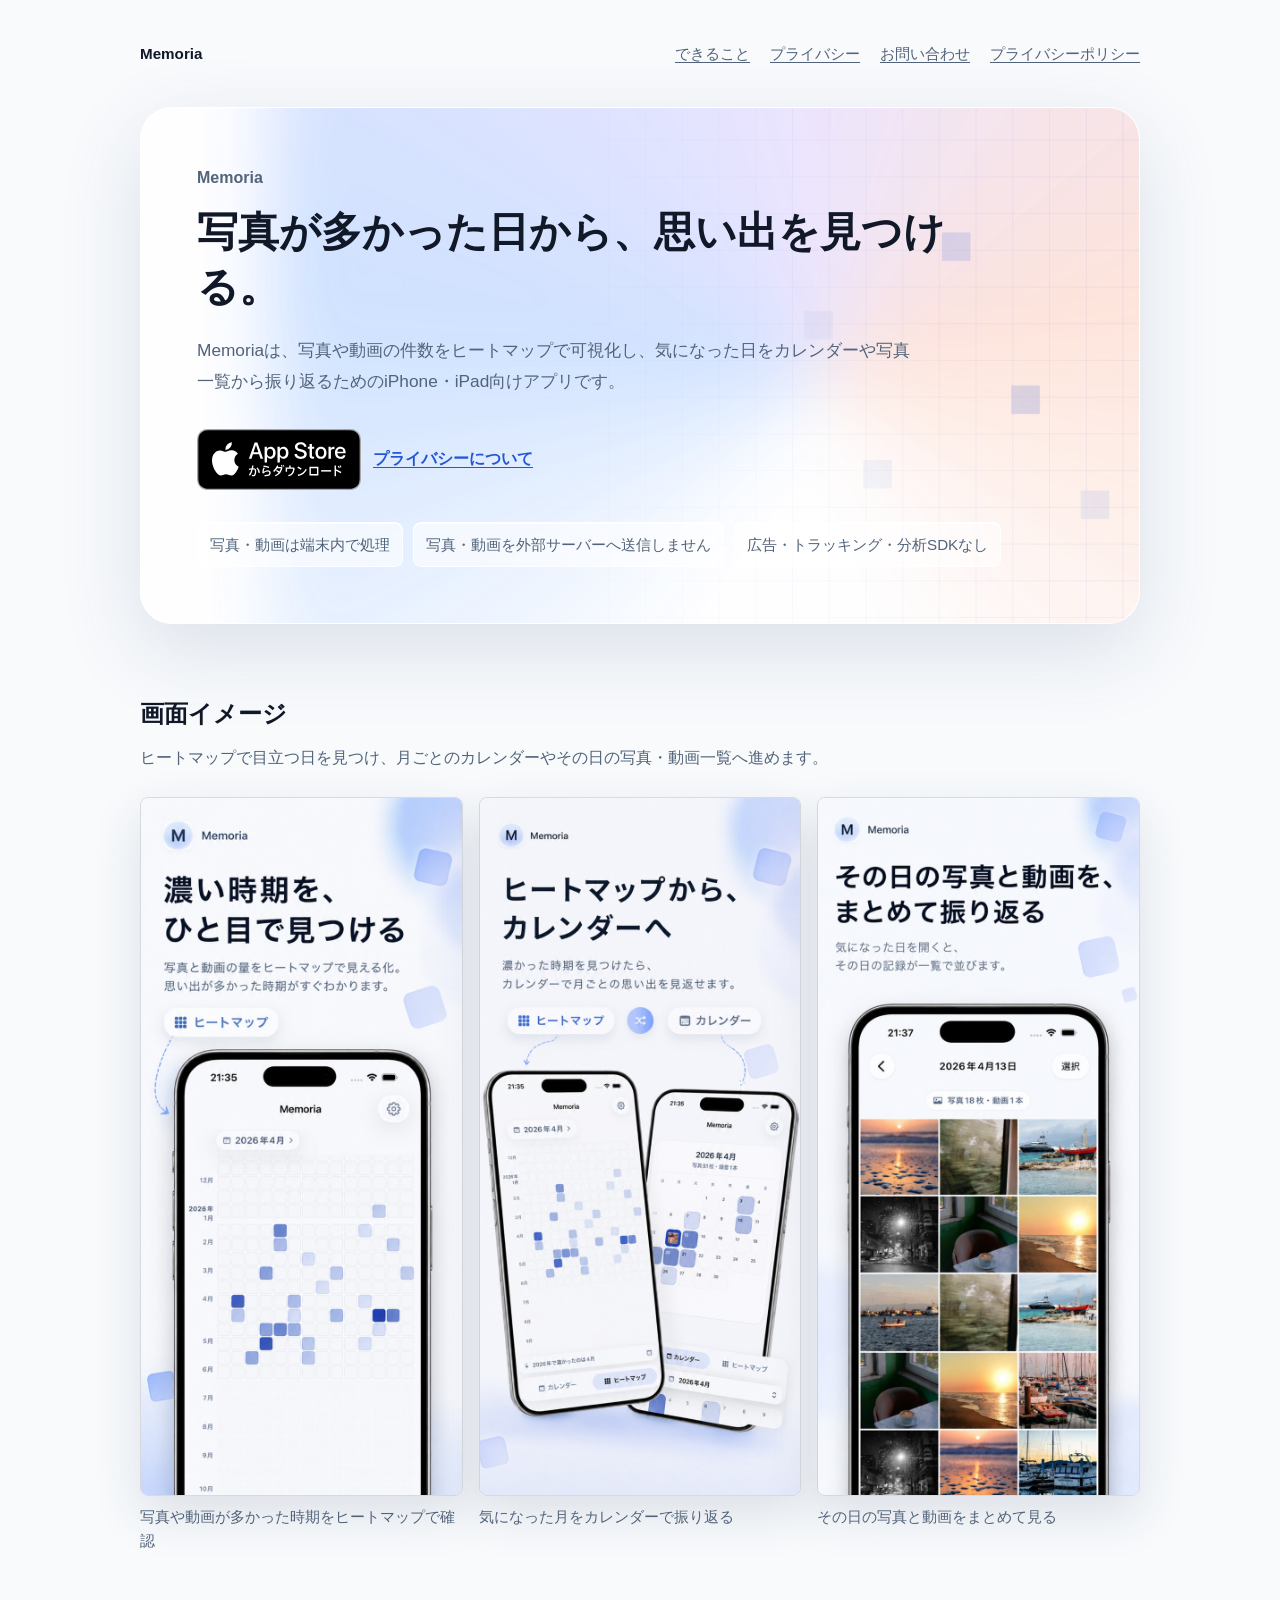
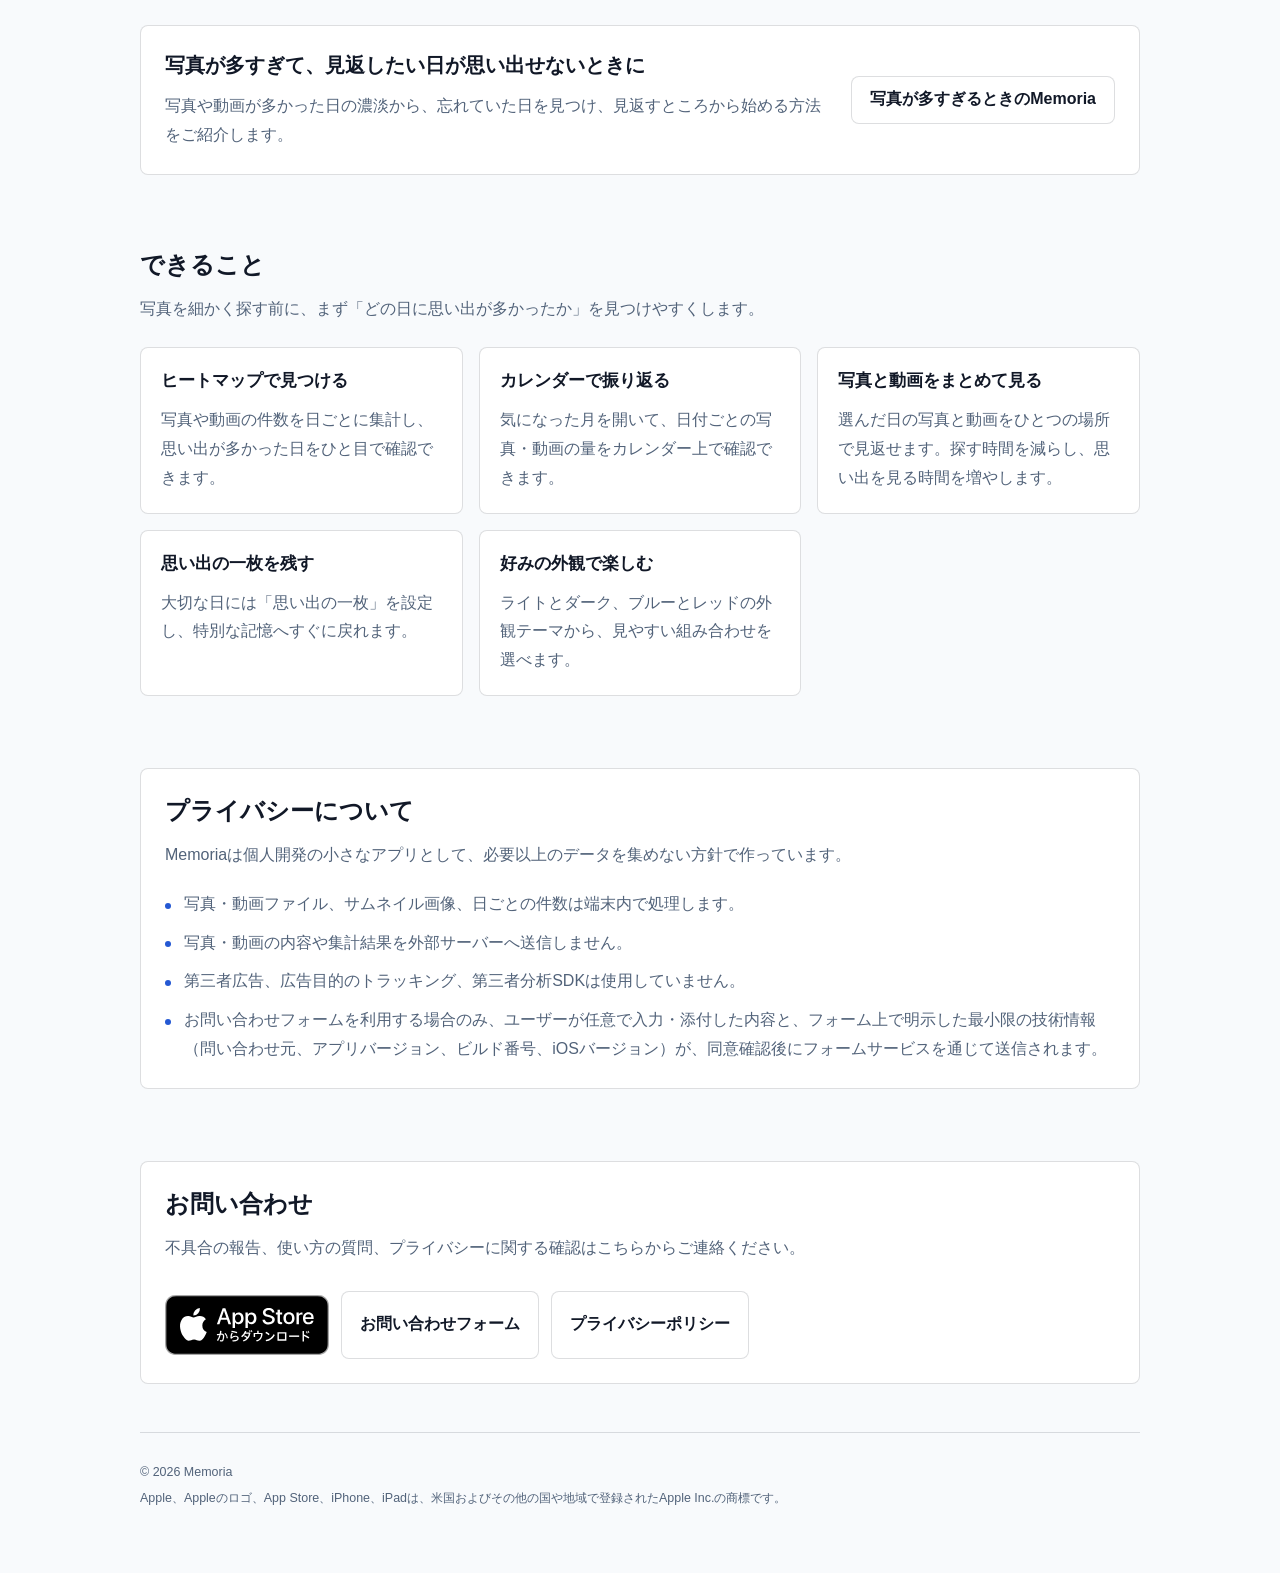
<file: index.html>
<!DOCTYPE html>
<html lang="ja">

<head>
    <meta charset="UTF-8">
    <meta name="google-site-verification" content="qmN6_uMK7ebxCRXv_llALi_XWKYdH_ZUAXLlJuCPliA" />
    <meta name="viewport" content="width=device-width, initial-scale=1.0">
    <meta name="description" content="Memoriaは、写真が多かった日をヒートマップで見つけ、カレンダーや写真一覧で思い出を振り返るiPhone・iPad向けアプリです。写真・動画は端末内で処理します。">
    <link rel="canonical" href="https://kurumeru.github.io/">
    <link rel="stylesheet" href="CommonStyle.css?v=20260819-6">
    <link rel="icon" type="image/png" href="assets/icons/favicon.png">
    <link rel="icon" type="image/png" href="assets/icons/favicon-dark.png" media="(prefers-color-scheme: dark)">
    <link rel="apple-touch-icon" href="assets/icons/apple-touch-icon.png">
    <meta property="og:type" content="website">
    <meta property="og:locale" content="ja_JP">
    <meta property="og:title" content="Memoria｜写真が多かった日から、思い出を見つける">
    <meta property="og:description" content="写真が多かった日から、思い出を見つける。Memoriaは写真・動画を端末内で処理するiPhone・iPad向けアプリです。">
    <meta property="og:url" content="https://kurumeru.github.io/">
    <meta property="og:image" content="https://kurumeru.github.io/assets/og/memoria-og.png">
    <meta property="og:image:width" content="1200">
    <meta property="og:image:height" content="630">
    <meta property="og:image:alt" content="Memoriaのアプリアイコンとヒートマップ画面">
    <meta name="twitter:card" content="summary_large_image">
    <meta name="twitter:title" content="Memoria｜写真が多かった日から、思い出を見つける">
    <meta name="twitter:description" content="写真が多かった日をヒートマップで見つけ、思い出を振り返るiPhone・iPad向けアプリです。">
    <meta name="twitter:image" content="https://kurumeru.github.io/assets/og/memoria-og.png">
    <title>Memoria｜写真が多かった日から、思い出を見つける</title>
</head>

<body>
    <main class="home">
        <nav class="site-nav" aria-label="サイト内リンク">
            <a class="site-nav-brand" aria-current="page" href="/">Memoria</a>
            <a href="#features">できること</a>
            <a href="#privacy">プライバシー</a>
            <a href="#contact">お問い合わせ</a>
            <a href="Memoria_PrivacyPolicy.html">プライバシーポリシー</a>
        </nav>

        <section class="hero" aria-labelledby="hero-title">
            <p class="eyebrow">Memoria</p>
            <h1 id="hero-title">写真が多かった日から、思い出を見つける。</h1>
            <p class="hero-copy">
                Memoriaは、写真や動画の件数をヒートマップで可視化し、気になった日をカレンダーや写真一覧から振り返るためのiPhone・iPad向けアプリです。
            </p>
            <div class="hero-actions">
                <a class="app-store-badge-link" href="https://apps.apple.com/app/apple-store/id6778837216?pt=129018011&amp;ct=GithubPages&amp;mt=8" target="_blank" rel="noopener" aria-label="App StoreでMemoriaをダウンロード">
                    <img class="app-store-badge" src="assets/badges/download-on-the-app-store-ja.svg" width="109" height="40" alt="App Storeからダウンロード">
                </a>
                <a class="secondary-link" href="#privacy">プライバシーについて</a>
            </div>
            <ul class="trust-points" aria-label="Memoriaの方針">
                <li>写真・動画は端末内で処理</li>
                <li>写真・動画を外部サーバーへ送信しません</li>
                <li>広告・トラッキング・分析SDKなし</li>
            </ul>
        </section>

        <section class="section" aria-labelledby="screenshots-title">
            <div class="section-heading">
                <h2 id="screenshots-title">画面イメージ</h2>
                <p>
                    ヒートマップで目立つ日を見つけ、月ごとのカレンダーやその日の写真・動画一覧へ進めます。
                </p>
            </div>
            <div class="screenshot-grid">
                <figure class="screenshot-card">
                    <img src="assets/screenshots/memoria-heatmap.jpg?v=1.0.1" width="720" height="1560" alt="Memoriaのヒートマップ画面" loading="lazy">
                    <figcaption>写真や動画が多かった時期をヒートマップで確認</figcaption>
                </figure>
                <figure class="screenshot-card">
                    <img src="assets/screenshots/memoria-calendar.jpg?v=1.0.1" width="720" height="1560" alt="ヒートマップからカレンダーへ移動する画面" loading="lazy">
                    <figcaption>気になった月をカレンダーで振り返る</figcaption>
                </figure>
                <figure class="screenshot-card">
                    <img src="assets/screenshots/memoria-photos.jpg?v=1.0.1" width="720" height="1560" alt="選んだ日の写真と動画を一覧で見る画面" loading="lazy">
                    <figcaption>その日の写真と動画をまとめて見る</figcaption>
                </figure>
            </div>
        </section>

        <section class="section contact-section article-callout" aria-labelledby="too-many-photos-title">
            <div>
                <h2 id="too-many-photos-title">写真が多すぎて、見返したい日が思い出せないときに</h2>
                <p>
                    写真や動画が多かった日の濃淡から、忘れていた日を見つけ、見返すところから始める方法をご紹介します。
                </p>
            </div>
            <a class="secondary-button" href="iphone-photos-too-many/">写真が多すぎるときのMemoria</a>
        </section>

        <section id="features" class="section" aria-labelledby="features-title">
            <div class="section-heading">
                <h2 id="features-title">できること</h2>
                <p>
                    写真を細かく探す前に、まず「どの日に思い出が多かったか」を見つけやすくします。
                </p>
            </div>
            <div class="feature-grid">
                <article class="feature-card">
                    <h3>ヒートマップで見つける</h3>
                    <p>
                        写真や動画の件数を日ごとに集計し、思い出が多かった日をひと目で確認できます。
                    </p>
                </article>
                <article class="feature-card">
                    <h3>カレンダーで振り返る</h3>
                    <p>
                        気になった月を開いて、日付ごとの写真・動画の量をカレンダー上で確認できます。
                    </p>
                </article>
                <article class="feature-card">
                    <h3>写真と動画をまとめて見る</h3>
                    <p>
                        選んだ日の写真と動画をひとつの場所で見返せます。探す時間を減らし、思い出を見る時間を増やします。
                    </p>
                </article>
                <article class="feature-card">
                    <h3>思い出の一枚を残す</h3>
                    <p>
                        大切な日には「思い出の一枚」を設定し、特別な記憶へすぐに戻れます。
                    </p>
                </article>
                <article class="feature-card">
                    <h3>好みの外観で楽しむ</h3>
                    <p>
                        ライトとダーク、ブルーとレッドの外観テーマから、見やすい組み合わせを選べます。
                    </p>
                </article>
            </div>
        </section>

        <section id="privacy" class="section privacy-section" aria-labelledby="privacy-title">
            <div class="section-heading">
                <h2 id="privacy-title">プライバシーについて</h2>
                <p>
                    Memoriaは個人開発の小さなアプリとして、必要以上のデータを集めない方針で作っています。
                </p>
            </div>
            <ul class="privacy-list">
                <li>写真・動画ファイル、サムネイル画像、日ごとの件数は端末内で処理します。</li>
                <li>写真・動画の内容や集計結果を外部サーバーへ送信しません。</li>
                <li>第三者広告、広告目的のトラッキング、第三者分析SDKは使用していません。</li>
                <li>お問い合わせフォームを利用する場合のみ、ユーザーが任意で入力・添付した内容と、フォーム上で明示した最小限の技術情報（問い合わせ元、アプリバージョン、ビルド番号、iOSバージョン）が、同意確認後にフォームサービスを通じて送信されます。</li>
            </ul>
        </section>

        <section id="contact" class="section contact-section" aria-labelledby="contact-title">
            <div>
                <h2 id="contact-title">お問い合わせ</h2>
                <p>
                    不具合の報告、使い方の質問、プライバシーに関する確認はこちらからご連絡ください。
                </p>
            </div>
            <div class="contact-actions">
                <a class="app-store-badge-link" href="https://apps.apple.com/app/apple-store/id6778837216?pt=129018011&amp;ct=GithubPages&amp;mt=8" target="_blank" rel="noopener" aria-label="App StoreでMemoriaをダウンロード">
                    <img class="app-store-badge" src="assets/badges/download-on-the-app-store-ja.svg" width="109" height="40" alt="App Storeからダウンロード">
                </a>
                <a class="secondary-button" href="https://tally.so/r/EkBp1X" target="_blank" rel="noopener">お問い合わせフォーム</a>
                <a class="secondary-button" href="Memoria_PrivacyPolicy.html">プライバシーポリシー</a>
            </div>
        </section>

        <footer class="site-footer">
            <p>© 2026 Memoria</p>
            <p>Apple、Appleのロゴ、App Store、iPhone、iPadは、米国およびその他の国や地域で登録されたApple Inc.の商標です。</p>
        </footer>
    </main>
</body>


</html>
</file>
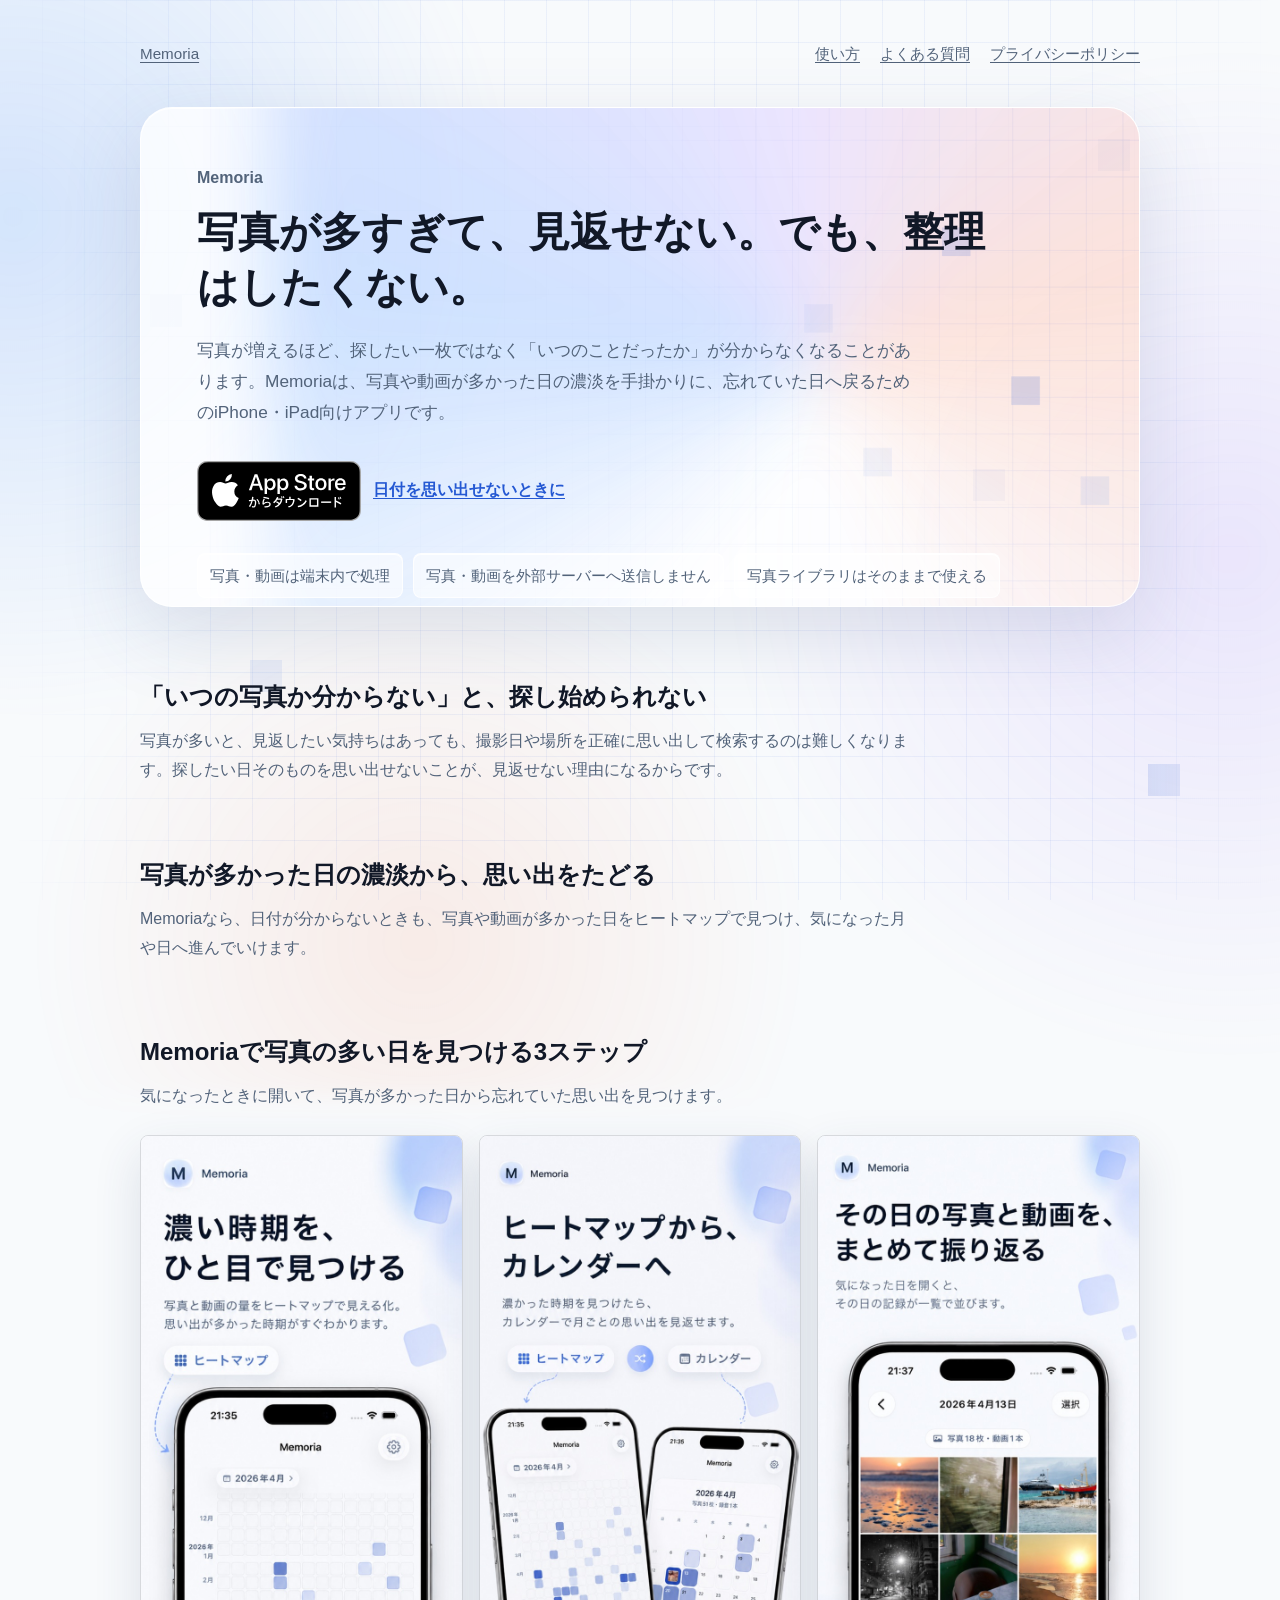
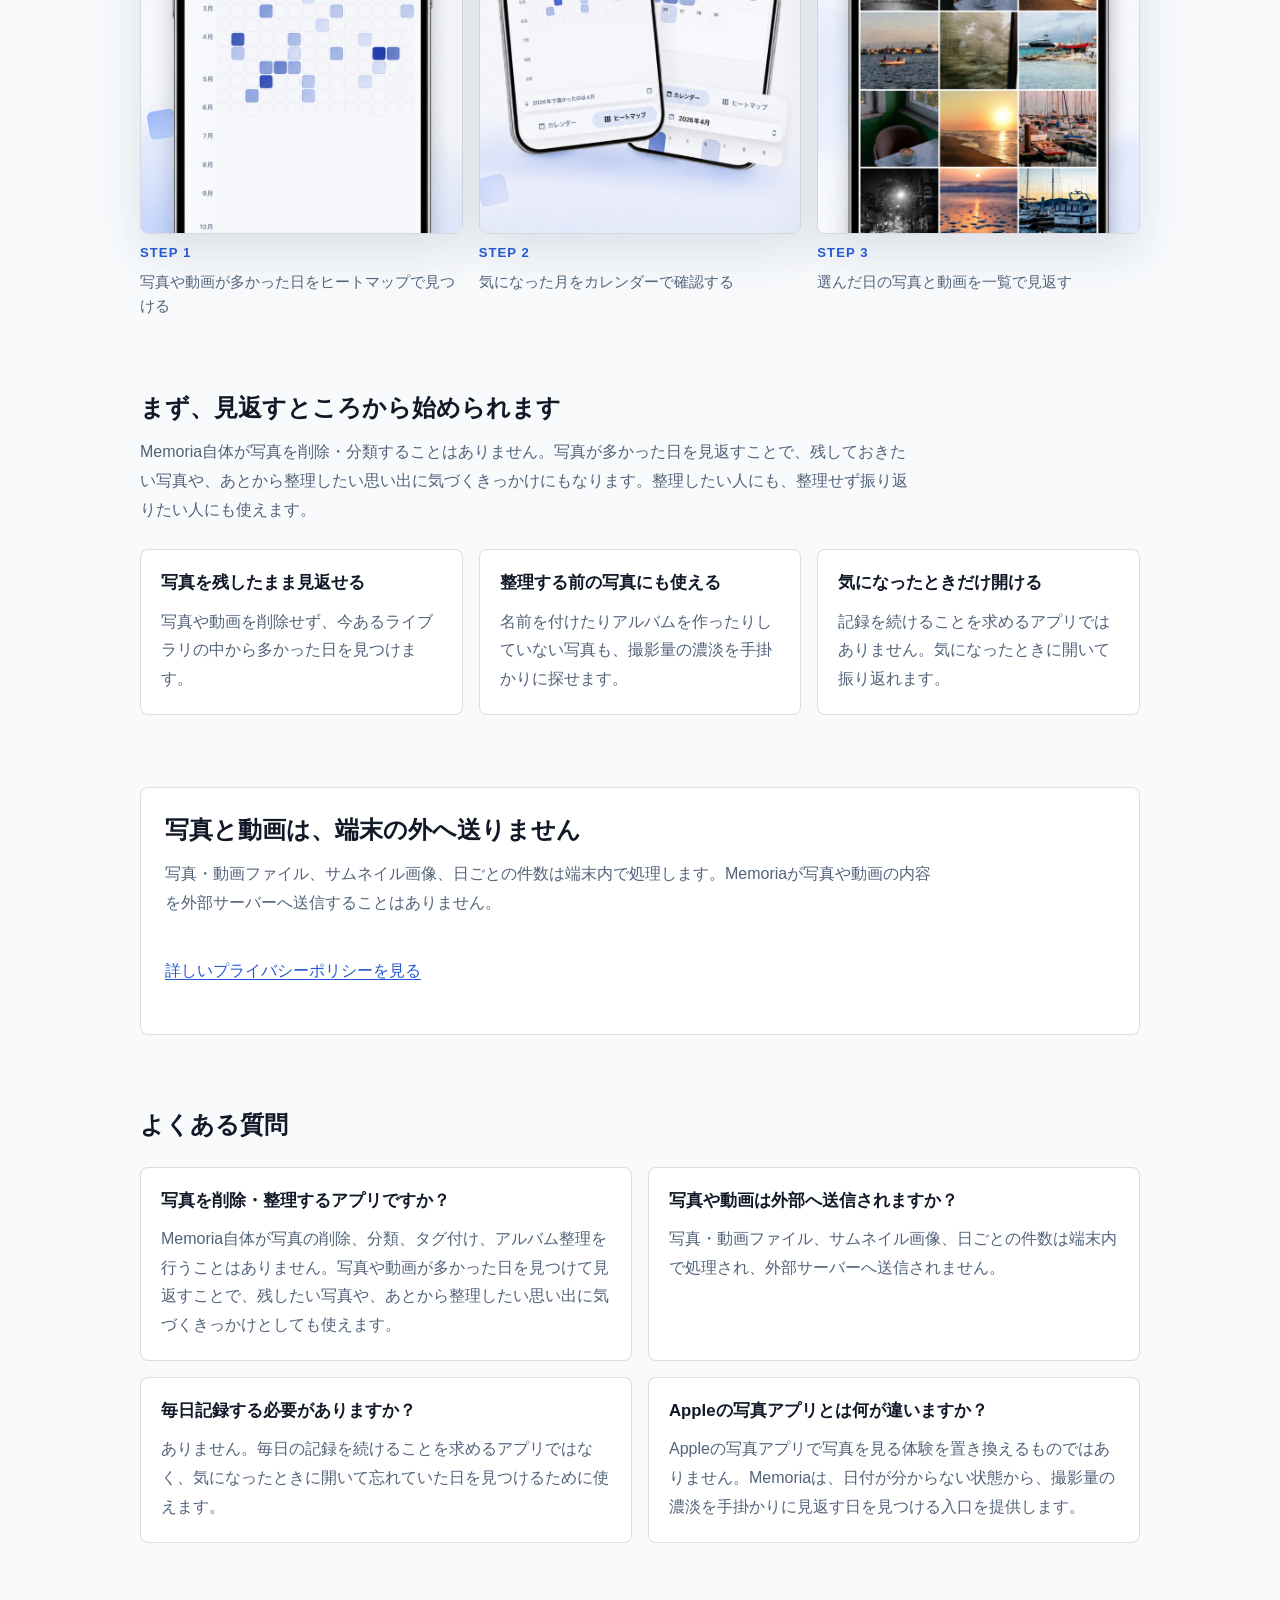
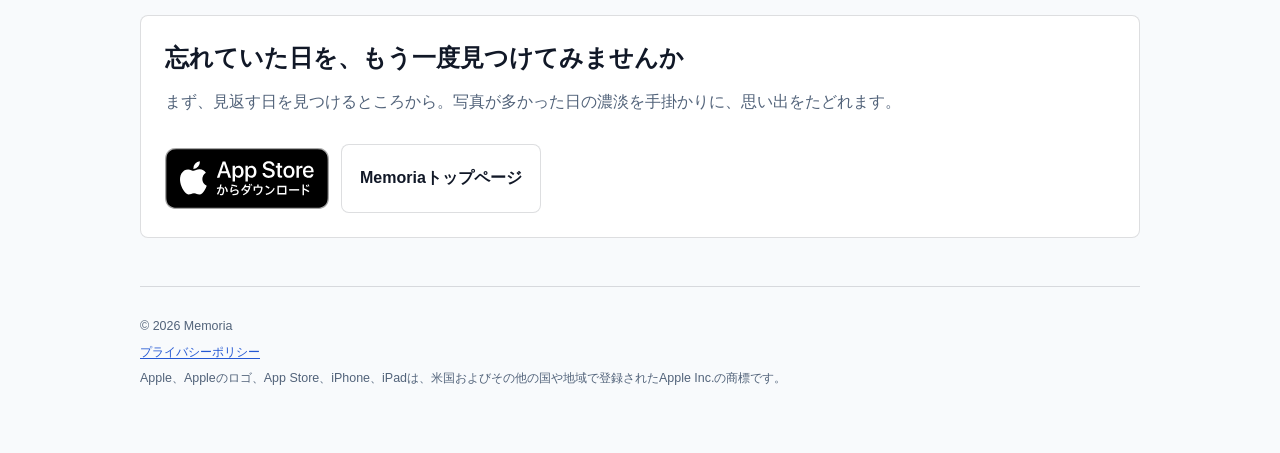
<file: iphone-photos-too-many/index.html>
<!DOCTYPE html>
<html lang="ja">

<head>
    <meta charset="UTF-8">
    <meta name="viewport" content="width=device-width, initial-scale=1.0">
    <meta name="description" content="iPhoneの写真が増えすぎて見返したい日を思い出せないときに。Memoriaは写真や動画が多かった日の濃淡から、忘れていた思い出を見つけるアプリです。整理の前にも使えます。">
    <link rel="canonical" href="https://kurumeru.github.io/iphone-photos-too-many/">
    <link rel="stylesheet" href="/CommonStyle.css?v=20260819-6">
    <link rel="icon" type="image/png" href="/assets/icons/favicon.png">
    <link rel="icon" type="image/png" href="/assets/icons/favicon-dark.png" media="(prefers-color-scheme: dark)">
    <link rel="apple-touch-icon" href="/assets/icons/apple-touch-icon.png">
    <meta property="og:type" content="website">
    <meta property="og:locale" content="ja_JP">
    <meta property="og:title" content="iPhoneの写真が多すぎて見返せない。でも整理はしたくない｜Memoria">
    <meta property="og:description" content="写真や動画が多かった日の濃淡から、日付を覚えていない思い出を見つけるMemoria。見返すことを整理のきっかけにもできます。">
    <meta property="og:url" content="https://kurumeru.github.io/iphone-photos-too-many/">
    <meta property="og:image" content="https://kurumeru.github.io/assets/og/memoria-og.png">
    <meta property="og:image:width" content="1200">
    <meta property="og:image:height" content="630">
    <meta property="og:image:alt" content="Memoriaのアプリアイコンと写真の多さを確認するヒートマップ画面">
    <meta name="twitter:card" content="summary_large_image">
    <meta name="twitter:title" content="iPhoneの写真が多すぎて見返せない。でも整理はしたくない｜Memoria">
    <meta name="twitter:description" content="写真や動画が多かった日の濃淡から、日付を覚えていない思い出を見つけるMemoria。">
    <meta name="twitter:image" content="https://kurumeru.github.io/assets/og/memoria-og.png">
    <meta name="twitter:image:alt" content="Memoriaのアプリアイコンと写真の多さを確認するヒートマップ画面">
    <title>iPhoneの写真が多すぎて見返せない。でも整理はしたくない｜Memoria</title>
</head>

<body class="landing-body">
    <main class="home landing-page">
        <nav class="site-nav" aria-label="サイト内リンク">
            <a class="site-nav-brand" href="/">Memoria</a>
            <a href="#steps">使い方</a>
            <a href="#faq">よくある質問</a>
            <a href="/Memoria_PrivacyPolicy.html">プライバシーポリシー</a>
        </nav>

        <section class="hero" aria-labelledby="hero-title">
            <p class="eyebrow">Memoria</p>
            <h1 id="hero-title">写真が多すぎて、見返せない。でも、整理はしたくない。</h1>
            <p class="hero-copy">
                写真が増えるほど、探したい一枚ではなく「いつのことだったか」が分からなくなることがあります。Memoriaは、写真や動画が多かった日の濃淡を手掛かりに、忘れていた日へ戻るためのiPhone・iPad向けアプリです。
            </p>
            <div class="hero-actions">
                <a class="app-store-badge-link" href="https://apps.apple.com/app/apple-store/id6778837216?pt=129018011&amp;ct=GHPTooManyPhotos&amp;mt=8" target="_blank" rel="noopener" aria-label="App StoreでMemoriaをダウンロード">
                    <img class="app-store-badge" src="/assets/badges/download-on-the-app-store-ja.svg" width="109" height="40" alt="App Storeからダウンロード">
                </a>
                <a class="secondary-link" href="#problem">日付を思い出せないときに</a>
            </div>
            <ul class="trust-points" aria-label="Memoriaの方針">
                <li>写真・動画は端末内で処理</li>
                <li>写真・動画を外部サーバーへ送信しません</li>
                <li>写真ライブラリはそのままで使える</li>
            </ul>
        </section>

        <section id="problem" class="section" aria-labelledby="problem-title">
            <div class="section-heading">
                <h2 id="problem-title">「いつの写真か分からない」と、探し始められない</h2>
                <p>
                    写真が多いと、見返したい気持ちはあっても、撮影日や場所を正確に思い出して検索するのは難しくなります。探したい日そのものを思い出せないことが、見返せない理由になるからです。
                </p>
            </div>
        </section>

        <section class="section" aria-labelledby="approach-title">
            <div class="section-heading">
                <h2 id="approach-title">写真が多かった日の濃淡から、思い出をたどる</h2>
                <p>
                    Memoriaなら、日付が分からないときも、写真や動画が多かった日をヒートマップで見つけ、気になった月や日へ進んでいけます。
                </p>
            </div>
        </section>

        <section id="steps" class="section" aria-labelledby="steps-title">
            <div class="section-heading">
                <h2 id="steps-title">Memoriaで写真の多い日を見つける3ステップ</h2>
                <p>気になったときに開いて、写真が多かった日から忘れていた思い出を見つけます。</p>
            </div>
            <div class="screenshot-grid">
                <figure class="screenshot-card step-card">
                    <img src="/assets/screenshots/memoria-heatmap.jpg?v=1.0.1" width="720" height="1560" alt="Memoriaのヒートマップで写真や動画が多かった時期を確認する画面" loading="lazy">
                    <figcaption><span class="step-label">STEP 1</span>写真や動画が多かった日をヒートマップで見つける</figcaption>
                </figure>
                <figure class="screenshot-card step-card">
                    <img src="/assets/screenshots/memoria-calendar.jpg?v=1.0.1" width="720" height="1560" alt="Memoriaでヒートマップから月のカレンダーへ移動し日ごとの量を確認する画面" loading="lazy">
                    <figcaption><span class="step-label">STEP 2</span>気になった月をカレンダーで確認する</figcaption>
                </figure>
                <figure class="screenshot-card step-card">
                    <img src="/assets/screenshots/memoria-photos.jpg?v=1.0.1" width="720" height="1560" alt="Memoriaで選んだ日の写真と動画を一覧で見返す画面" loading="lazy">
                    <figcaption><span class="step-label">STEP 3</span>選んだ日の写真と動画を一覧で見返す</figcaption>
                </figure>
            </div>
        </section>

        <section class="section" aria-labelledby="not-organize-title">
            <div class="section-heading">
                <h2 id="not-organize-title">まず、見返すところから始められます</h2>
                <p>
                    Memoria自体が写真を削除・分類することはありません。写真が多かった日を見返すことで、残しておきたい写真や、あとから整理したい思い出に気づくきっかけにもなります。整理したい人にも、整理せず振り返りたい人にも使えます。
                </p>
            </div>
            <div class="feature-grid">
                <article class="feature-card">
                    <h3>写真を残したまま見返せる</h3>
                    <p>写真や動画を削除せず、今あるライブラリの中から多かった日を見つけます。</p>
                </article>
                <article class="feature-card">
                    <h3>整理する前の写真にも使える</h3>
                    <p>名前を付けたりアルバムを作ったりしていない写真も、撮影量の濃淡を手掛かりに探せます。</p>
                </article>
                <article class="feature-card">
                    <h3>気になったときだけ開ける</h3>
                    <p>記録を続けることを求めるアプリではありません。気になったときに開いて振り返れます。</p>
                </article>
            </div>
        </section>

        <section class="section privacy-section" aria-labelledby="privacy-title">
            <div class="section-heading">
                <h2 id="privacy-title">写真と動画は、端末の外へ送りません</h2>
                <p>
                    写真・動画ファイル、サムネイル画像、日ごとの件数は端末内で処理します。Memoriaが写真や動画の内容を外部サーバーへ送信することはありません。
                </p>
            </div>
            <p class="link-list"><a class="standalone-link" href="/Memoria_PrivacyPolicy.html">詳しいプライバシーポリシーを見る</a></p>
        </section>

        <section id="faq" class="section" aria-labelledby="faq-title">
            <div class="section-heading">
                <h2 id="faq-title">よくある質問</h2>
            </div>
            <div class="faq-grid">
                <article class="faq-card">
                    <h3>写真を削除・整理するアプリですか？</h3>
                    <p>Memoria自体が写真の削除、分類、タグ付け、アルバム整理を行うことはありません。写真や動画が多かった日を見つけて見返すことで、残したい写真や、あとから整理したい思い出に気づくきっかけとしても使えます。</p>
                </article>
                <article class="faq-card">
                    <h3>写真や動画は外部へ送信されますか？</h3>
                    <p>写真・動画ファイル、サムネイル画像、日ごとの件数は端末内で処理され、外部サーバーへ送信されません。</p>
                </article>
                <article class="faq-card">
                    <h3>毎日記録する必要がありますか？</h3>
                    <p>ありません。毎日の記録を続けることを求めるアプリではなく、気になったときに開いて忘れていた日を見つけるために使えます。</p>
                </article>
                <article class="faq-card">
                    <h3>Appleの写真アプリとは何が違いますか？</h3>
                    <p>Appleの写真アプリで写真を見る体験を置き換えるものではありません。Memoriaは、日付が分からない状態から、撮影量の濃淡を手掛かりに見返す日を見つける入口を提供します。</p>
                </article>
            </div>
        </section>

        <section class="section contact-section" aria-labelledby="cta-title">
            <div>
                <h2 id="cta-title">忘れていた日を、もう一度見つけてみませんか</h2>
                <p>まず、見返す日を見つけるところから。写真が多かった日の濃淡を手掛かりに、思い出をたどれます。</p>
            </div>
            <div class="contact-actions">
                <a class="app-store-badge-link" href="https://apps.apple.com/app/apple-store/id6778837216?pt=129018011&amp;ct=GHPTooManyPhotos&amp;mt=8" target="_blank" rel="noopener" aria-label="App StoreでMemoriaをダウンロード">
                    <img class="app-store-badge" src="/assets/badges/download-on-the-app-store-ja.svg" width="109" height="40" alt="App Storeからダウンロード">
                </a>
                <a class="secondary-button" href="/">Memoriaトップページ</a>
            </div>
        </section>

        <footer class="site-footer">
            <p>© 2026 Memoria</p>
            <p><a href="/Memoria_PrivacyPolicy.html">プライバシーポリシー</a></p>
            <p>Apple、Appleのロゴ、App Store、iPhone、iPadは、米国およびその他の国や地域で登録されたApple Inc.の商標です。</p>
        </footer>
    </main>
</body>

</html>
</file>
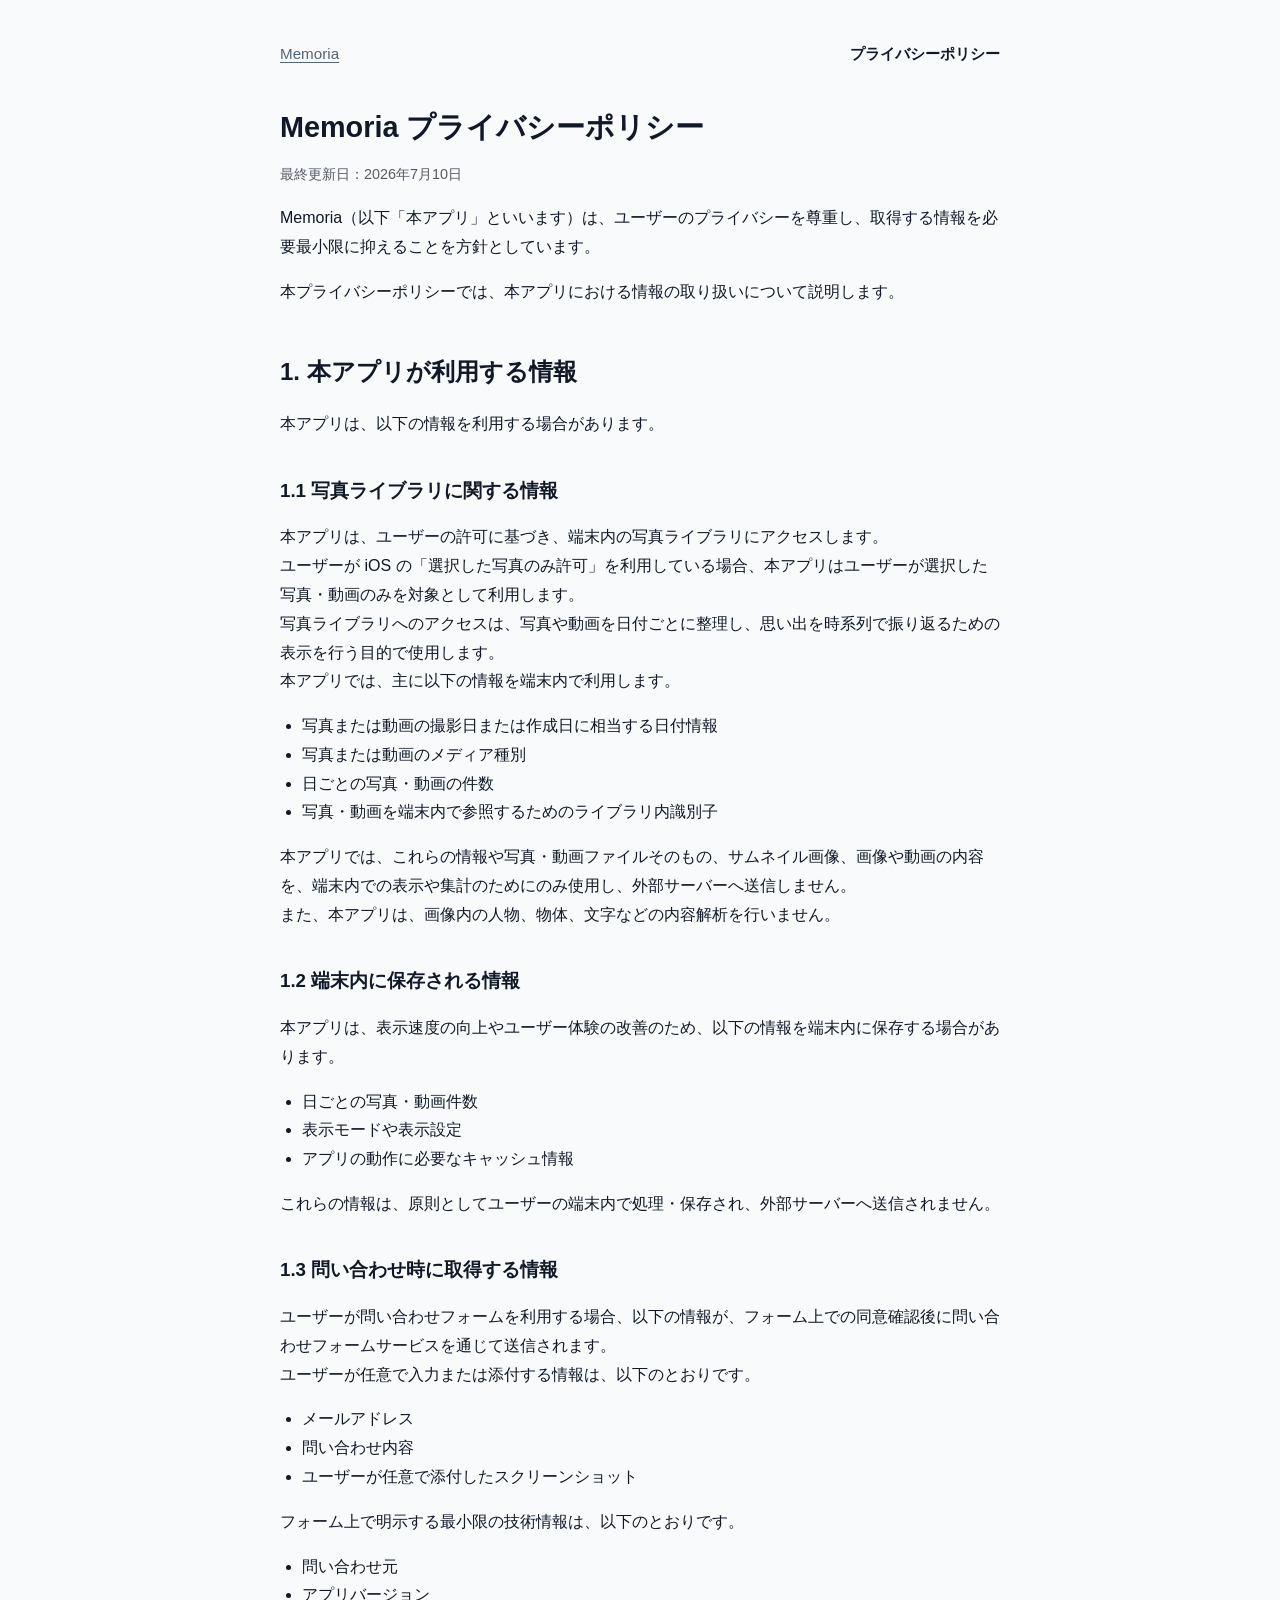
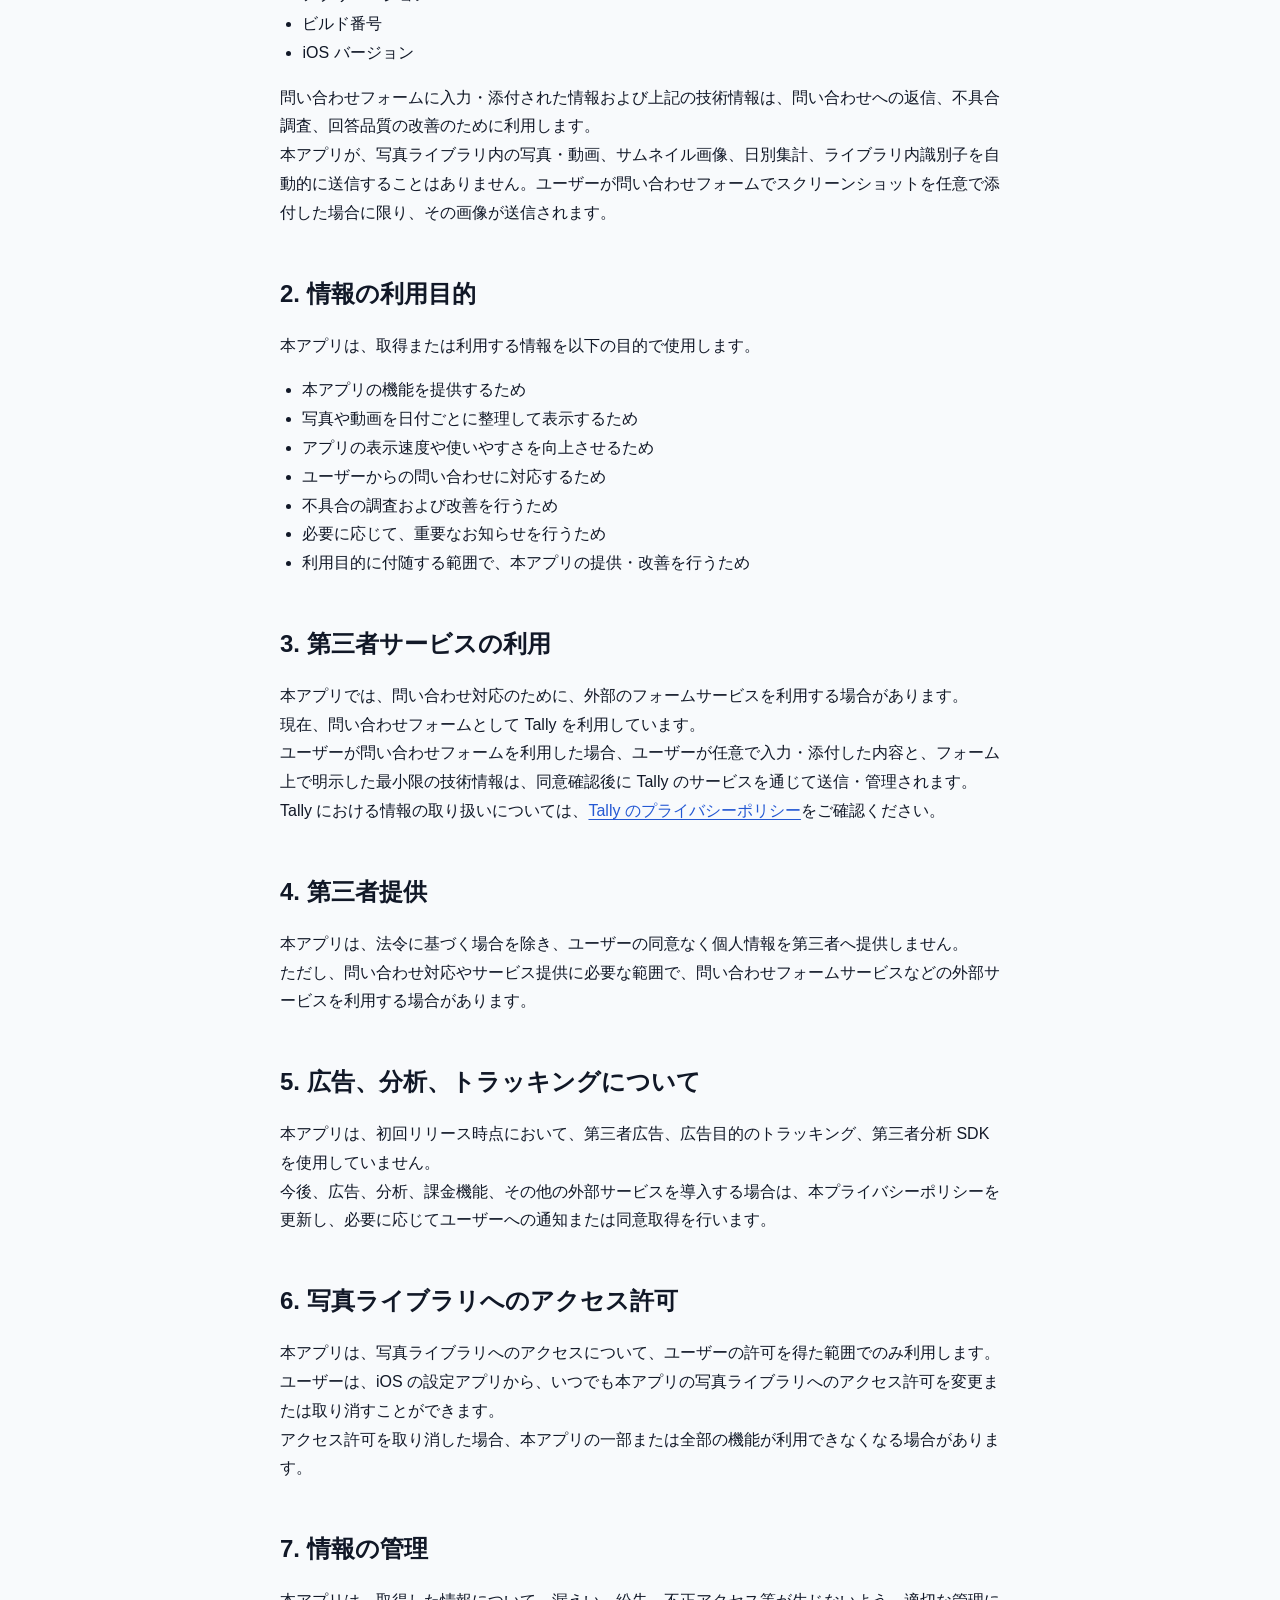
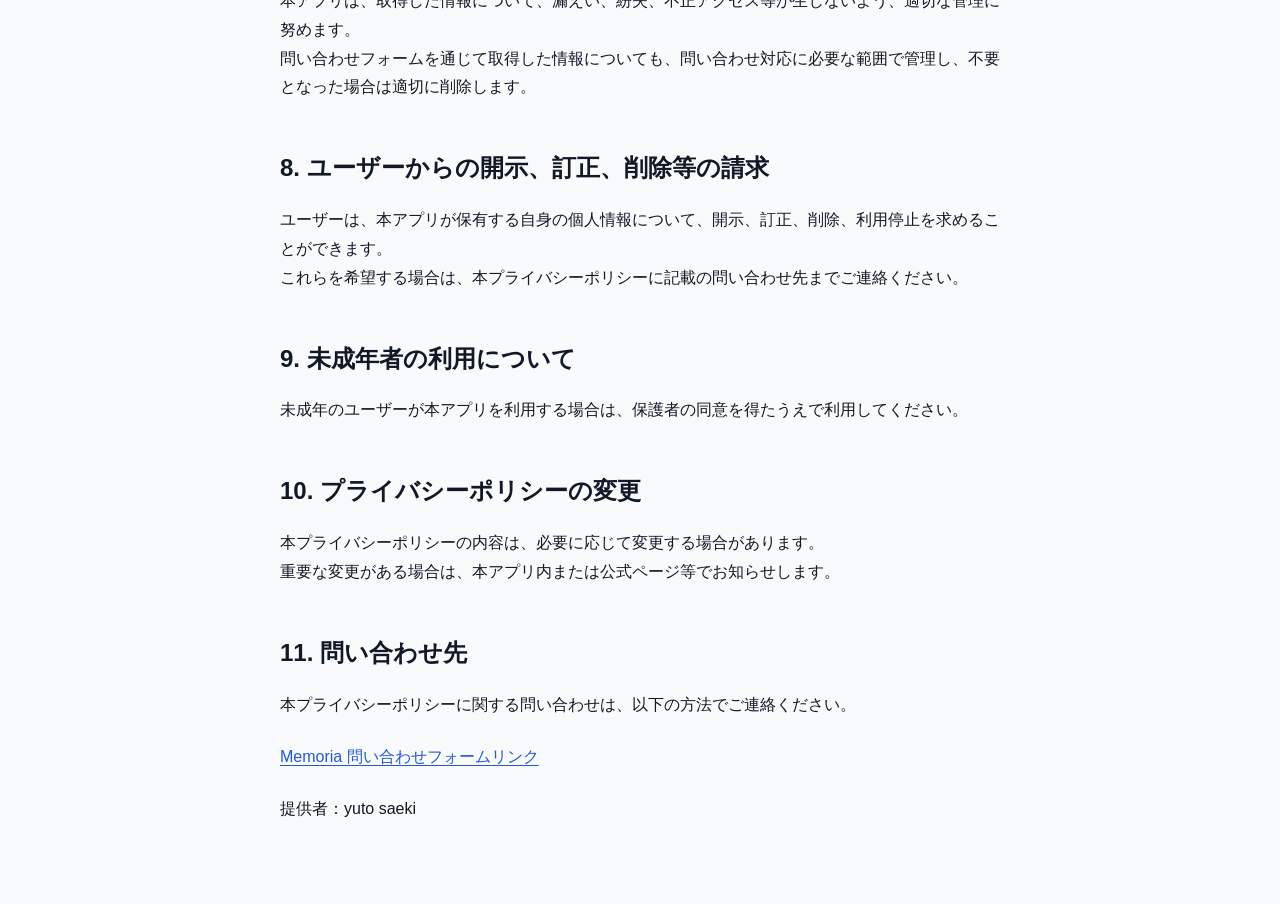
<file: Memoria_PrivacyPolicy.html>
<!DOCTYPE html>
<html lang="ja">

<head>
    <meta charset="UTF-8">
    <meta name="viewport" content="width=device-width, initial-scale=1.0">
    <meta name="robots" content="noindex, follow">
    <meta name="description" content="Memoriaのプライバシーポリシーです。写真ライブラリ、端末内保存情報、問い合わせ時の情報の取り扱いについて説明します。">
    <link rel="canonical" href="https://kurumeru.github.io/Memoria_PrivacyPolicy.html">
    <link rel="stylesheet" href="CommonStyle.css?v=20260819-6">
    <link rel="icon" type="image/png" href="assets/icons/favicon.png">
    <link rel="icon" type="image/png" href="assets/icons/favicon-dark.png" media="(prefers-color-scheme: dark)">
    <link rel="apple-touch-icon" href="assets/icons/apple-touch-icon.png">
    <meta property="og:type" content="article">
    <meta property="og:locale" content="ja_JP">
    <meta property="og:title" content="Memoria プライバシーポリシー">
    <meta property="og:description" content="Memoriaにおける情報の取り扱いについて説明します。">
    <meta property="og:url" content="https://kurumeru.github.io/Memoria_PrivacyPolicy.html">
    <meta property="og:image" content="https://kurumeru.github.io/assets/og/memoria-og.png">
    <meta property="og:image:width" content="1200">
    <meta property="og:image:height" content="630">
    <meta property="og:image:alt" content="Memoriaのアプリアイコンとヒートマップ画面">
    <meta name="twitter:card" content="summary_large_image">
    <meta name="twitter:image" content="https://kurumeru.github.io/assets/og/memoria-og.png">
    <title>Memoria プライバシーポリシー</title>
</head>

<body>
    <main>
        <nav class="site-nav" aria-label="サイト内リンク">
            <a class="site-nav-brand" href="/">Memoria</a>
            <a aria-current="page" href="Memoria_PrivacyPolicy.html">プライバシーポリシー</a>
        </nav>

        <h1>Memoria プライバシーポリシー</h1>
        <p class="updated">最終更新日：2026年7月10日</p>
        <p>
            Memoria（以下「本アプリ」といいます）は、ユーザーのプライバシーを尊重し、取得する情報を必要最小限に抑えることを方針としています。
        </p>
        <p>
            本プライバシーポリシーでは、本アプリにおける情報の取り扱いについて説明します。
        </p>

        <h2>1. 本アプリが利用する情報</h2>
        <p>
            本アプリは、以下の情報を利用する場合があります。
        </p>
        <h3>1.1 写真ライブラリに関する情報</h3>
        <p>
            本アプリは、ユーザーの許可に基づき、端末内の写真ライブラリにアクセスします。<br>
            ユーザーが iOS の「選択した写真のみ許可」を利用している場合、本アプリはユーザーが選択した写真・動画のみを対象として利用します。<br>
            写真ライブラリへのアクセスは、写真や動画を日付ごとに整理し、思い出を時系列で振り返るための表示を行う目的で使用します。<br>
            本アプリでは、主に以下の情報を端末内で利用します。
        </p>
        <ul>
            <li>写真または動画の撮影日または作成日に相当する日付情報</li>
            <li>写真または動画のメディア種別</li>
            <li>日ごとの写真・動画の件数</li>
            <li>写真・動画を端末内で参照するためのライブラリ内識別子</li>
        </ul>
        <p>
            本アプリでは、これらの情報や写真・動画ファイルそのもの、サムネイル画像、画像や動画の内容を、端末内での表示や集計のためにのみ使用し、外部サーバーへ送信しません。<br>
            また、本アプリは、画像内の人物、物体、文字などの内容解析を行いません。<br>
        </p>

        <h3>1.2 端末内に保存される情報</h3>
        <p>
            本アプリは、表示速度の向上やユーザー体験の改善のため、以下の情報を端末内に保存する場合があります。
        </p>
        <ul>
            <li>日ごとの写真・動画件数</li>
            <li>表示モードや表示設定</li>
            <li>アプリの動作に必要なキャッシュ情報</li>
        </ul>
        <p>
            これらの情報は、原則としてユーザーの端末内で処理・保存され、外部サーバーへ送信されません。
        </p>

        <h3>1.3 問い合わせ時に取得する情報</h3>
        <p>
            ユーザーが問い合わせフォームを利用する場合、以下の情報が、フォーム上での同意確認後に問い合わせフォームサービスを通じて送信されます。<br>
            ユーザーが任意で入力または添付する情報は、以下のとおりです。
        </p>
        <ul>
            <li>メールアドレス</li>
            <li>問い合わせ内容</li>
            <li>ユーザーが任意で添付したスクリーンショット</li>
        </ul>
        <p>
            フォーム上で明示する最小限の技術情報は、以下のとおりです。
        </p>
        <ul>
            <li>問い合わせ元</li>
            <li>アプリバージョン</li>
            <li>ビルド番号</li>
            <li>iOS バージョン</li>
        </ul>
        <p>
            問い合わせフォームに入力・添付された情報および上記の技術情報は、問い合わせへの返信、不具合調査、回答品質の改善のために利用します。<br>
            本アプリが、写真ライブラリ内の写真・動画、サムネイル画像、日別集計、ライブラリ内識別子を自動的に送信することはありません。ユーザーが問い合わせフォームでスクリーンショットを任意で添付した場合に限り、その画像が送信されます。
        </p>

        <h2>2. 情報の利用目的</h2>
        <p>
            本アプリは、取得または利用する情報を以下の目的で使用します。
        </p>
        <ul>
            <li>本アプリの機能を提供するため</li>
            <li>写真や動画を日付ごとに整理して表示するため</li>
            <li>アプリの表示速度や使いやすさを向上させるため</li>
            <li>ユーザーからの問い合わせに対応するため</li>
            <li>不具合の調査および改善を行うため</li>
            <li>必要に応じて、重要なお知らせを行うため</li>
            <li>利用目的に付随する範囲で、本アプリの提供・改善を行うため</li>
        </ul>

        <h2>3. 第三者サービスの利用</h2>
        <p>
            本アプリでは、問い合わせ対応のために、外部のフォームサービスを利用する場合があります。<br>
            現在、問い合わせフォームとして Tally を利用しています。<br>
            ユーザーが問い合わせフォームを利用した場合、ユーザーが任意で入力・添付した内容と、フォーム上で明示した最小限の技術情報は、同意確認後に Tally のサービスを通じて送信・管理されます。<br>
            Tally における情報の取り扱いについては、<a href="https://tally.so/help/privacy-policy">Tally のプライバシーポリシー</a>をご確認ください。
        </p>

        <h2>4. 第三者提供</h2>
        <p>
            本アプリは、法令に基づく場合を除き、ユーザーの同意なく個人情報を第三者へ提供しません。<br>
            ただし、問い合わせ対応やサービス提供に必要な範囲で、問い合わせフォームサービスなどの外部サービスを利用する場合があります。
        </p>

        <h2>5. 広告、分析、トラッキングについて</h2>
        <p>
            本アプリは、初回リリース時点において、第三者広告、広告目的のトラッキング、第三者分析 SDK を使用していません。<br>
            今後、広告、分析、課金機能、その他の外部サービスを導入する場合は、本プライバシーポリシーを更新し、必要に応じてユーザーへの通知または同意取得を行います。<br>
        </p>

        <h2>6. 写真ライブラリへのアクセス許可</h2>
        <p>
            本アプリは、写真ライブラリへのアクセスについて、ユーザーの許可を得た範囲でのみ利用します。<br>
            ユーザーは、iOS の設定アプリから、いつでも本アプリの写真ライブラリへのアクセス許可を変更または取り消すことができます。<br>
            アクセス許可を取り消した場合、本アプリの一部または全部の機能が利用できなくなる場合があります。
        </p>

        <h2>7. 情報の管理</h2>
        <p>
            本アプリは、取得した情報について、漏えい、紛失、不正アクセス等が生じないよう、適切な管理に努めます。<br>
            問い合わせフォームを通じて取得した情報についても、問い合わせ対応に必要な範囲で管理し、不要となった場合は適切に削除します。
        </p>

        <h2>8. ユーザーからの開示、訂正、削除等の請求</h2>
        <p>
            ユーザーは、本アプリが保有する自身の個人情報について、開示、訂正、削除、利用停止を求めることができます。<br>
            これらを希望する場合は、本プライバシーポリシーに記載の問い合わせ先までご連絡ください。
        </p>

        <h2>9. 未成年者の利用について</h2>
        <p>
            未成年のユーザーが本アプリを利用する場合は、保護者の同意を得たうえで利用してください。
        </p>

        <h2>10. プライバシーポリシーの変更</h2>
        <p>
            本プライバシーポリシーの内容は、必要に応じて変更する場合があります。<br>
            重要な変更がある場合は、本アプリ内または公式ページ等でお知らせします。
        </p>

        <h2>11. 問い合わせ先</h2>
        <p>
            本プライバシーポリシーに関する問い合わせは、以下の方法でご連絡ください。
        </p>

        <a class="standalone-link" href="https://tally.so/r/EkBp1X">Memoria 問い合わせフォームリンク</a>

        <p>
            提供者：yuto saeki
        </p>
    </main>
</body>

</html>
</file>
<file: CommonStyle.css>
:root {
    color-scheme: light dark;
    --page-background: #f8fafc;
    --surface: #ffffff;
    --surface-alt: #eef3fb;
    --text: #111827;
    --muted: #52637a;
    --border: rgba(17, 24, 39, 0.14);
    --accent: #2458d3;
    --accent-hover: #1e46a8;
    --accent-text: #ffffff;
    --shadow: 0 18px 48px rgba(47, 68, 108, 0.14);
    --hero-surface: rgba(255, 255, 255, 0.78);
    --hero-border: rgba(255, 255, 255, 0.78);
    --hero-glass: rgba(255, 255, 255, 0.58);
    --hero-glass-highlight: rgba(255, 255, 255, 0.9);
    --hero-blue: rgba(49, 132, 255, 0.28);
    --hero-violet: rgba(144, 99, 255, 0.2);
    --hero-warm: rgba(255, 113, 54, 0.22);
    --hero-grid: rgba(36, 88, 211, 0.09);
    --hero-cell: rgba(92, 137, 232, 0.16);
    --hero-cell-strong: rgba(43, 91, 211, 0.27);
    --hero-shadow: 0 26px 80px rgba(72, 91, 138, 0.16);
    --page-aura-blue: rgba(49, 132, 255, 0.18);
    --page-aura-violet: rgba(144, 99, 255, 0.13);
    --page-aura-warm: rgba(255, 113, 54, 0.1);
    --page-grid: rgba(36, 88, 211, 0.075);
    --page-cell: rgba(92, 137, 232, 0.12);
    --page-cell-strong: rgba(43, 91, 211, 0.2);
    --motion-fast: 180ms;
    --motion-medium: 520ms;
    --motion-ease: cubic-bezier(0.22, 1, 0.36, 1);
}

@media (prefers-color-scheme: dark) {
    :root {
        --page-background: #0f172a;
        --surface: #172033;
        --surface-alt: #1d2a43;
        --text: #f8fafc;
        --muted: #b6c2d3;
        --border: rgba(248, 250, 252, 0.14);
        --accent: #8fadff;
        --accent-hover: #b9ccff;
        --accent-text: #0f172a;
        --shadow: 0 18px 48px rgba(0, 0, 0, 0.28);
        --hero-surface: rgba(23, 32, 51, 0.78);
        --hero-border: rgba(248, 250, 252, 0.14);
        --hero-glass: rgba(28, 39, 62, 0.62);
        --hero-glass-highlight: rgba(255, 255, 255, 0.14);
        --hero-blue: rgba(55, 129, 255, 0.26);
        --hero-violet: rgba(137, 91, 255, 0.2);
        --hero-warm: rgba(255, 106, 55, 0.17);
        --hero-grid: rgba(143, 173, 255, 0.1);
        --hero-cell: rgba(112, 153, 243, 0.14);
        --hero-cell-strong: rgba(112, 153, 243, 0.25);
        --hero-shadow: 0 30px 90px rgba(0, 0, 0, 0.32);
        --page-aura-blue: rgba(55, 129, 255, 0.17);
        --page-aura-violet: rgba(137, 91, 255, 0.12);
        --page-aura-warm: rgba(255, 106, 55, 0.09);
        --page-grid: rgba(143, 173, 255, 0.07);
        --page-cell: rgba(112, 153, 243, 0.11);
        --page-cell-strong: rgba(112, 153, 243, 0.19);
    }
}

* {
    box-sizing: border-box;
}

body {
    margin: 0;
    font-family: -apple-system, BlinkMacSystemFont, "Hiragino Sans", "Hiragino Kaku Gothic ProN", "Meiryo UI", sans-serif;
    line-height: 1.8;
    color: var(--text);
    background: var(--page-background);
}

.landing-body {
    position: relative;
    overflow-x: hidden;
}

.landing-body::before,
.landing-body::after {
    content: "";
    position: fixed;
    z-index: 0;
    pointer-events: none;
}

.landing-body::before {
    inset: -22vh -22vw;
    background:
        radial-gradient(circle at 16% 32%, var(--page-aura-blue), transparent 28%),
        radial-gradient(circle at 82% 58%, var(--page-aura-violet), transparent 30%),
        radial-gradient(circle at 38% 88%, var(--page-aura-warm), transparent 24%);
    filter: blur(12px);
    animation: memoria-page-aura 120s ease-in-out infinite alternate;
}

.landing-body::after {
    inset: 0;
    background:
        linear-gradient(var(--page-cell-strong), var(--page-cell-strong)) 88% 16% / 32px 32px no-repeat,
        linear-gradient(var(--page-cell), var(--page-cell)) 12% 34% / 32px 32px no-repeat,
        linear-gradient(var(--page-cell-strong), var(--page-cell-strong)) 78% 54% / 32px 32px no-repeat,
        linear-gradient(var(--page-cell), var(--page-cell)) 20% 76% / 32px 32px no-repeat,
        linear-gradient(var(--page-cell-strong), var(--page-cell-strong)) 92% 88% / 32px 32px no-repeat,
        linear-gradient(90deg, var(--page-grid) 1px, transparent 1px) 0 0 / 42px 42px,
        linear-gradient(var(--page-grid) 1px, transparent 1px) 0 0 / 42px 42px;
    -webkit-mask-image: linear-gradient(90deg, transparent 0%, #000 18%, #000 88%, transparent 100%);
    mask-image: linear-gradient(90deg, transparent 0%, #000 18%, #000 88%, transparent 100%);
    opacity: 0.82;
    animation: memoria-page-grid 96s ease-in-out infinite alternate;
}

.landing-body .landing-page {
    position: relative;
    z-index: 1;
}

main {
    max-width: 760px;
    margin: 0 auto;
    padding: 40px 20px 64px;
}

.home {
    max-width: 1040px;
}

.site-nav {
    display: flex;
    flex-wrap: wrap;
    align-items: center;
    gap: 8px 20px;
    margin-bottom: 40px;
    font-size: 0.95rem;
}

.site-nav a {
    color: var(--muted);
}

.site-nav-brand {
    margin-right: auto;
}

.site-nav a[aria-current="page"] {
    color: var(--text);
    font-weight: 700;
    text-decoration: none;
}

h1 {
    font-size: 1.8rem;
    line-height: 1.4;
    margin-bottom: 0.4em;
}

h2,
h3,
h4 {
    line-height: 1.5;
    margin-top: 2em;
}

.updated {
    font-size: 0.9rem;
    opacity: 0.7;
}

.lead {
    font-size: 1.1rem;
    font-weight: 700;
}

.link-list {
    margin-top: 2em;
}

.standalone-link {
    display: inline-flex;
    align-items: center;
    min-height: 44px;
}

.hero {
    padding: 28px 0 16px;
}

.home .hero {
    position: relative;
    isolation: isolate;
    overflow: hidden;
    padding: clamp(36px, 5vw, 56px);
    border: 1px solid var(--hero-border);
    border-radius: 32px;
    background: var(--hero-surface);
    box-shadow:
        inset 0 1px 0 var(--hero-glass-highlight),
        var(--hero-shadow);
}

.home .hero::before,
.home .hero::after {
    content: "";
    position: absolute;
    pointer-events: none;
}

.home .hero::before {
    z-index: -2;
    inset: -70% -24% -85% 18%;
    background: conic-gradient(
        from 210deg,
        transparent 0deg,
        var(--hero-blue) 70deg,
        var(--hero-violet) 145deg,
        var(--hero-warm) 225deg,
        transparent 315deg
    );
    filter: blur(34px);
    opacity: 0.82;
    transform: translate3d(-3%, -2%, 0) scale(1.04);
    animation: memoria-aura 80s linear infinite;
}

.home .hero::after {
    z-index: -1;
    inset: 0;
    border-radius: inherit;
    background:
        linear-gradient(var(--hero-cell-strong), var(--hero-cell-strong)) 82% 26% / 28px 28px no-repeat,
        linear-gradient(var(--hero-cell), var(--hero-cell)) 68% 42% / 28px 28px no-repeat,
        linear-gradient(var(--hero-cell-strong), var(--hero-cell-strong)) 89% 57% / 28px 28px no-repeat,
        linear-gradient(var(--hero-cell), var(--hero-cell)) 74% 72% / 28px 28px no-repeat,
        linear-gradient(var(--hero-cell), var(--hero-cell)) 96% 78% / 28px 28px no-repeat,
        linear-gradient(90deg, var(--hero-grid) 1px, transparent 1px) 0 0 / 36px 36px,
        linear-gradient(var(--hero-grid) 1px, transparent 1px) 0 0 / 36px 36px;
    -webkit-mask-image: linear-gradient(90deg, transparent 30%, #000 100%);
    mask-image: linear-gradient(90deg, transparent 30%, #000 100%);
    opacity: 0.74;
    transform: translate3d(0, 0, 0) scale(1.02);
    animation: memoria-heatmap 60s ease-in-out infinite;
}

.hero > * {
    position: relative;
    z-index: 1;
    animation: reveal-up 900ms var(--motion-ease) both;
}

.hero > :nth-child(2) {
    animation-delay: 60ms;
}

.hero > :nth-child(3) {
    animation-delay: 120ms;
}

.hero > :nth-child(4) {
    animation-delay: 180ms;
}

.hero > :nth-child(5) {
    animation-delay: 240ms;
}

.eyebrow {
    margin: 0 0 12px;
    color: var(--muted);
    font-weight: 700;
}

.hero h1 {
    max-width: 760px;
    margin: 0;
    font-size: 2rem;
    line-height: 1.35;
}

.hero-copy {
    max-width: 720px;
    margin: 20px 0 0;
    color: var(--muted);
    font-size: 1.08rem;
}

.hero-actions,
.contact-actions {
    display: flex;
    flex-wrap: wrap;
    gap: 12px;
    margin-top: 28px;
}

.app-store-badge-link,
.secondary-button {
    display: inline-flex;
    align-items: center;
    justify-content: center;
    min-height: 48px;
    border-radius: 8px;
    font-weight: 700;
    text-decoration: none;
    transition:
        color var(--motion-fast) ease,
        background-color var(--motion-fast) ease,
        border-color var(--motion-fast) ease,
        transform var(--motion-fast) var(--motion-ease);
}

.app-store-badge-link {
    padding: 4px 0;
}

.app-store-badge {
    display: block;
    width: 164px;
    height: auto;
}

.secondary-button {
    padding: 0 18px;
    color: var(--text);
    border: 1px solid var(--border);
    background: var(--surface);
}

.secondary-link {
    display: inline-flex;
    align-items: center;
    min-height: 48px;
    color: var(--accent);
    font-weight: 700;
    transition:
        color var(--motion-fast) ease,
        transform var(--motion-fast) var(--motion-ease);
}

.trust-points {
    display: flex;
    flex-wrap: wrap;
    gap: 10px;
    margin: 28px 0 0;
    padding: 0;
    list-style: none;
}

.trust-points li {
    padding: 8px 12px;
    border: 1px solid var(--border);
    border-radius: 8px;
    color: var(--muted);
    background: var(--surface);
    font-size: 0.95rem;
}

.home .hero .trust-points li {
    border-color: var(--hero-border);
    background: var(--hero-glass);
    box-shadow: inset 0 1px 0 var(--hero-glass-highlight);
    -webkit-backdrop-filter: blur(18px) saturate(1.15);
    backdrop-filter: blur(18px) saturate(1.15);
}

.section {
    margin-top: 72px;
}

.section-heading {
    max-width: 720px;
}

.section-heading h2,
.contact-section h2 {
    margin: 0;
    font-size: 1.5rem;
}

.section-heading p,
.contact-section p {
    margin: 12px 0 0;
    color: var(--muted);
}

.screenshot-grid,
.feature-grid {
    display: grid;
    gap: 16px;
    margin-top: 24px;
}

.screenshot-grid {
    grid-template-columns: repeat(3, minmax(0, 1fr));
}

.screenshot-card {
    margin: 0;
}

.screenshot-card img {
    display: block;
    width: 100%;
    height: auto;
    aspect-ratio: 720 / 1560;
    object-fit: cover;
    border: 1px solid var(--border);
    border-radius: 8px;
    box-shadow: var(--shadow);
    transition:
        box-shadow var(--motion-fast) ease,
        transform var(--motion-fast) var(--motion-ease);
}

.screenshot-card figcaption {
    margin-top: 10px;
    color: var(--muted);
    font-size: 0.92rem;
    line-height: 1.6;
}

.feature-grid {
    grid-template-columns: repeat(3, minmax(0, 1fr));
}

.feature-card,
.privacy-section,
.contact-section {
    border: 1px solid var(--border);
    border-radius: 8px;
    background: var(--surface);
}

.feature-card {
    padding: 20px;
    transition:
        box-shadow var(--motion-fast) ease,
        transform var(--motion-fast) var(--motion-ease);
}

.feature-card h3 {
    margin: 0;
    font-size: 1.08rem;
}

.feature-card p {
    margin: 12px 0 0;
    color: var(--muted);
}

.privacy-section,
.contact-section {
    padding: 24px;
}

.article-callout {
    display: flex;
    align-items: center;
    justify-content: space-between;
    gap: 24px;
    transition:
        box-shadow var(--motion-fast) ease,
        transform var(--motion-fast) var(--motion-ease);
}

.article-callout h2 {
    margin: 0;
    font-size: 1.25rem;
}

.article-callout p {
    max-width: 680px;
}

.article-callout .secondary-button {
    flex: 0 0 auto;
}

.landing-page .hero {
    padding-bottom: 8px;
}

.landing-page .hero h1 {
    max-width: 820px;
}

.landing-page .section-heading {
    max-width: 780px;
}

.step-label {
    display: block;
    margin: 0 0 8px;
    color: var(--accent);
    font-size: 0.82rem;
    font-weight: 800;
    letter-spacing: 0.08em;
}

.step-card figcaption {
    margin-top: 8px;
}

.faq-grid {
    display: grid;
    grid-template-columns: repeat(2, minmax(0, 1fr));
    gap: 16px;
    margin-top: 24px;
}

.faq-card {
    margin: 0;
    padding: 20px;
    border: 1px solid var(--border);
    border-radius: 8px;
    background: var(--surface);
    transition:
        box-shadow var(--motion-fast) ease,
        transform var(--motion-fast) var(--motion-ease);
}

.faq-card h3 {
    margin: 0;
    font-size: 1.05rem;
}

.faq-card p {
    margin: 12px 0 0;
    color: var(--muted);
}

.site-footer {
    margin-top: 48px;
    padding-top: 24px;
    border-top: 1px solid var(--border);
    color: var(--muted);
    font-size: 0.78rem;
    line-height: 1.6;
}

.site-footer p {
    margin: 6px 0 0;
}

.privacy-list {
    display: grid;
    gap: 10px;
    margin: 20px 0 0;
    padding: 0;
    list-style: none;
}

.privacy-list li {
    padding-left: 1.2em;
    color: var(--muted);
    position: relative;
}

.privacy-list li::before {
    content: "";
    position: absolute;
    top: 0.8em;
    left: 0;
    width: 6px;
    height: 6px;
    border-radius: 50%;
    background: var(--accent);
}

ul {
    padding-left: 1.4em;
}

a {
    color: var(--accent);
    text-underline-offset: 0.2em;
}

a:focus-visible {
    outline: 2px solid var(--accent);
    outline-offset: 3px;
}

.app-store-badge-link:active,
.secondary-button:active,
.secondary-link:active {
    transform: scale(0.98);
}

@keyframes reveal-up {
    from {
        opacity: 0;
        transform: translateY(12px);
    }

    to {
        opacity: 1;
        transform: translateY(0);
    }
}

@keyframes memoria-aura {
    0%,
    100% {
        transform: translate3d(-3%, -2%, 0) scale(1.04) rotate(-2deg);
    }

    35% {
        transform: translate3d(1%, 1%, 0) scale(1.06) rotate(0deg);
    }

    70% {
        transform: translate3d(-2%, 2%, 0) scale(1.05) rotate(-1deg);
    }
}

@keyframes memoria-heatmap {
    0%,
    100% {
        opacity: 0.7;
        transform: translate3d(0, 0, 0) scale(1.02);
    }

    50% {
        opacity: 0.8;
        transform: translate3d(-3px, 2px, 0) scale(1.025);
    }
}

@keyframes memoria-page-aura {
    from {
        transform: translate3d(-2%, -1%, 0) scale(1.01);
    }

    to {
        transform: translate3d(3%, 2%, 0) scale(1.05);
    }
}

@keyframes memoria-page-grid {
    from {
        transform: translate3d(0, 0, 0);
        opacity: 0.48;
    }

    to {
        transform: translate3d(-8px, 6px, 0);
        opacity: 0.64;
    }
}

@media (hover: hover) and (pointer: fine) {
    .app-store-badge-link:hover,
    .secondary-button:hover,
    .secondary-link:hover {
        transform: translateY(-2px);
    }

    .secondary-button:hover {
        border-color: var(--accent);
    }

    .secondary-link:hover {
        color: var(--accent-hover);
    }

    .screenshot-card:hover img,
    .feature-card:hover,
    .faq-card:hover,
    .article-callout:hover {
        transform: translateY(-4px);
        box-shadow: var(--shadow);
    }
}

@media (prefers-reduced-motion: reduce) {
    .hero > * {
        animation: none;
    }

    .app-store-badge-link,
    .secondary-button,
    .secondary-link,
    .screenshot-card img,
    .feature-card,
    .faq-card,
    .article-callout {
        transition: none;
        transform: none !important;
    }

    .home .hero::before,
    .home .hero::after,
    .landing-body::before,
    .landing-body::after {
        animation: none;
        transform: none;
    }
}

@media (prefers-contrast: more) {
    .home .hero {
        border-color: var(--text);
        background: var(--surface);
    }

    .home .hero::before,
    .home .hero::after {
        opacity: 0.22;
    }
}

@media (min-width: 720px) {
    .hero h1 {
        font-size: 2.55rem;
    }
}

@media (max-width: 860px) {
    .screenshot-grid,
    .feature-grid {
        grid-template-columns: 1fr;
    }

    .screenshot-card {
        max-width: 360px;
    }

    .contact-section {
        padding: 20px;
    }

    .article-callout {
        align-items: flex-start;
        flex-direction: column;
    }

    .faq-grid {
        grid-template-columns: 1fr;
    }
}

@media (max-width: 560px) {
    .landing-body::before {
        opacity: 0.82;
    }

    .landing-body::after {
        opacity: 0.62;
    }

    main {
        padding: 28px 16px 56px;
    }

    .site-nav {
        margin-bottom: 28px;
    }

    .site-nav-brand {
        width: 100%;
    }

    .home .hero {
        padding: 30px 18px 28px;
        border-radius: 24px;
    }

    .home .hero::before {
        inset: -45% -65% -55% 2%;
        opacity: 0.68;
    }

    .home .hero::after {
        -webkit-mask-image: linear-gradient(120deg, transparent 25%, #000 100%);
        mask-image: linear-gradient(120deg, transparent 25%, #000 100%);
        opacity: 0.54;
    }

    .hero h1 {
        font-size: 1.8rem;
    }

    .section {
        margin-top: 56px;
    }

    .app-store-badge-link,
    .secondary-button,
    .secondary-link {
        width: 100%;
    }
}
</file>
